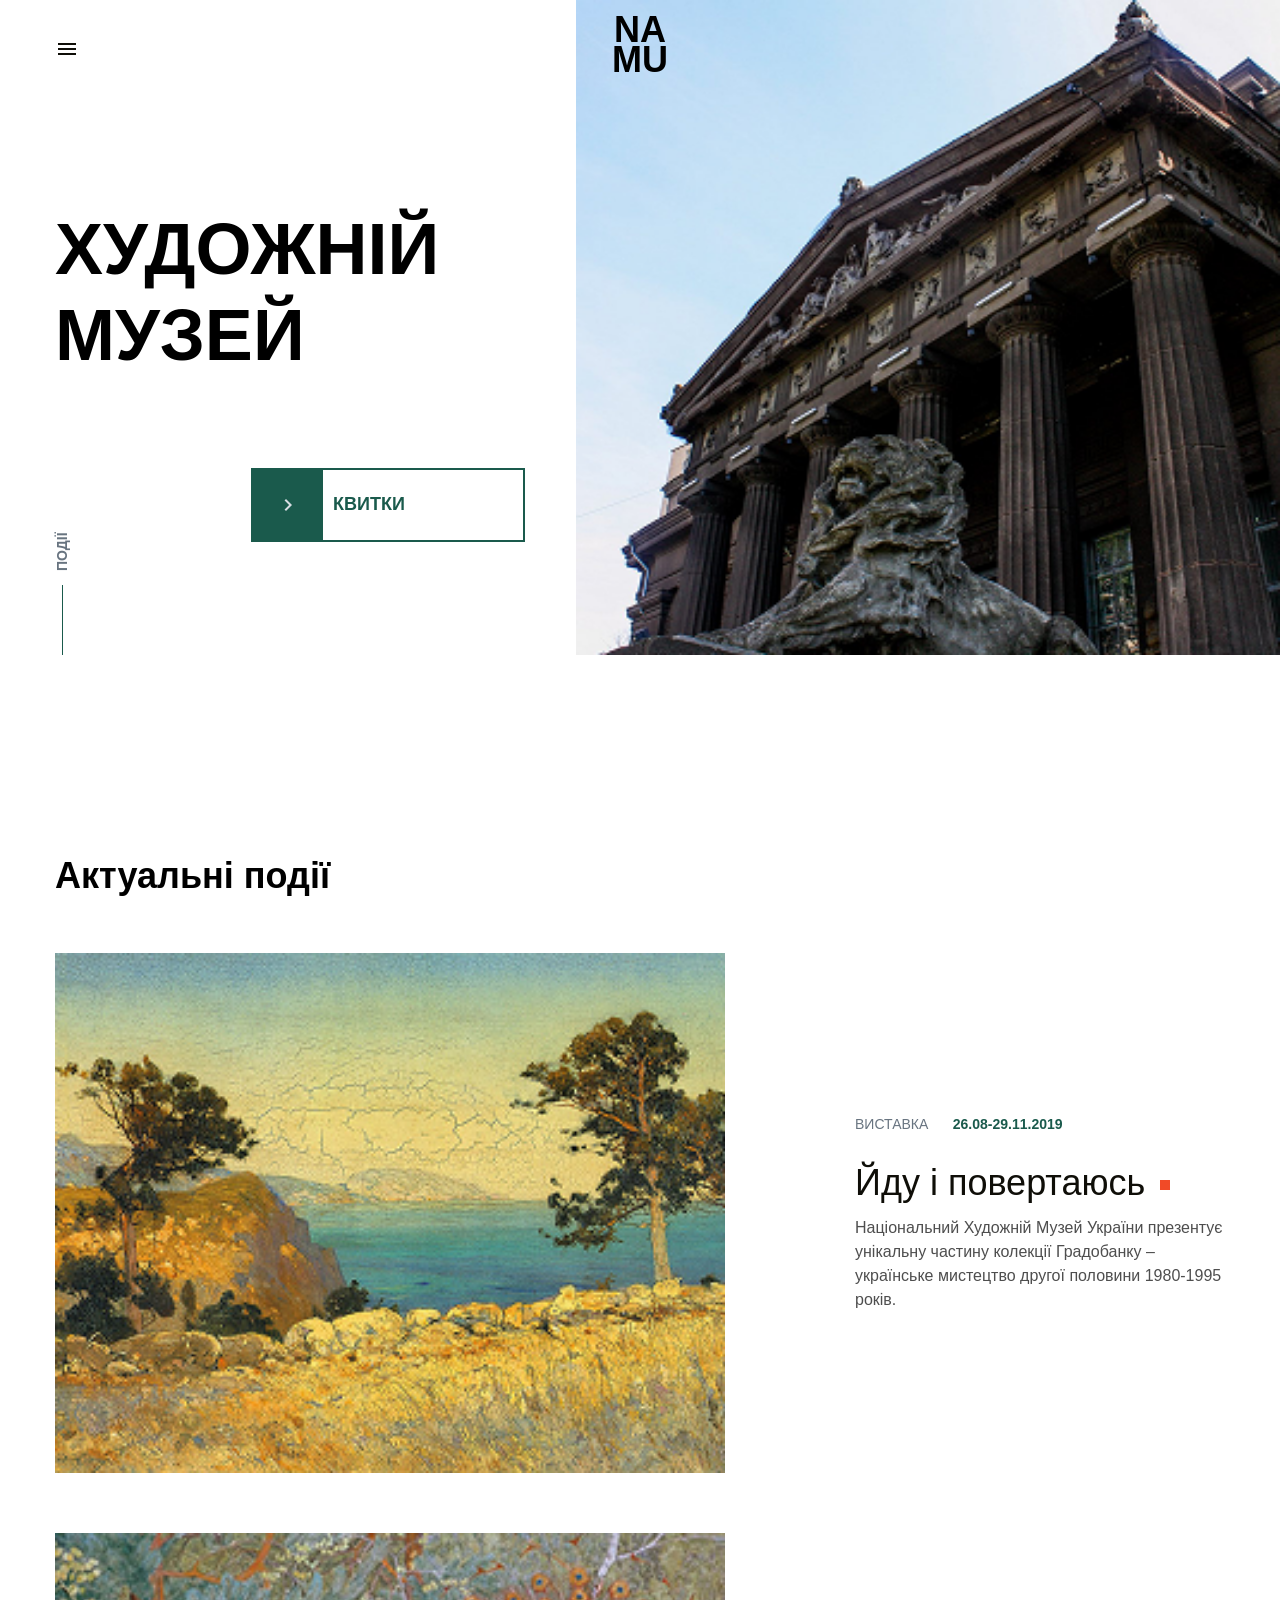
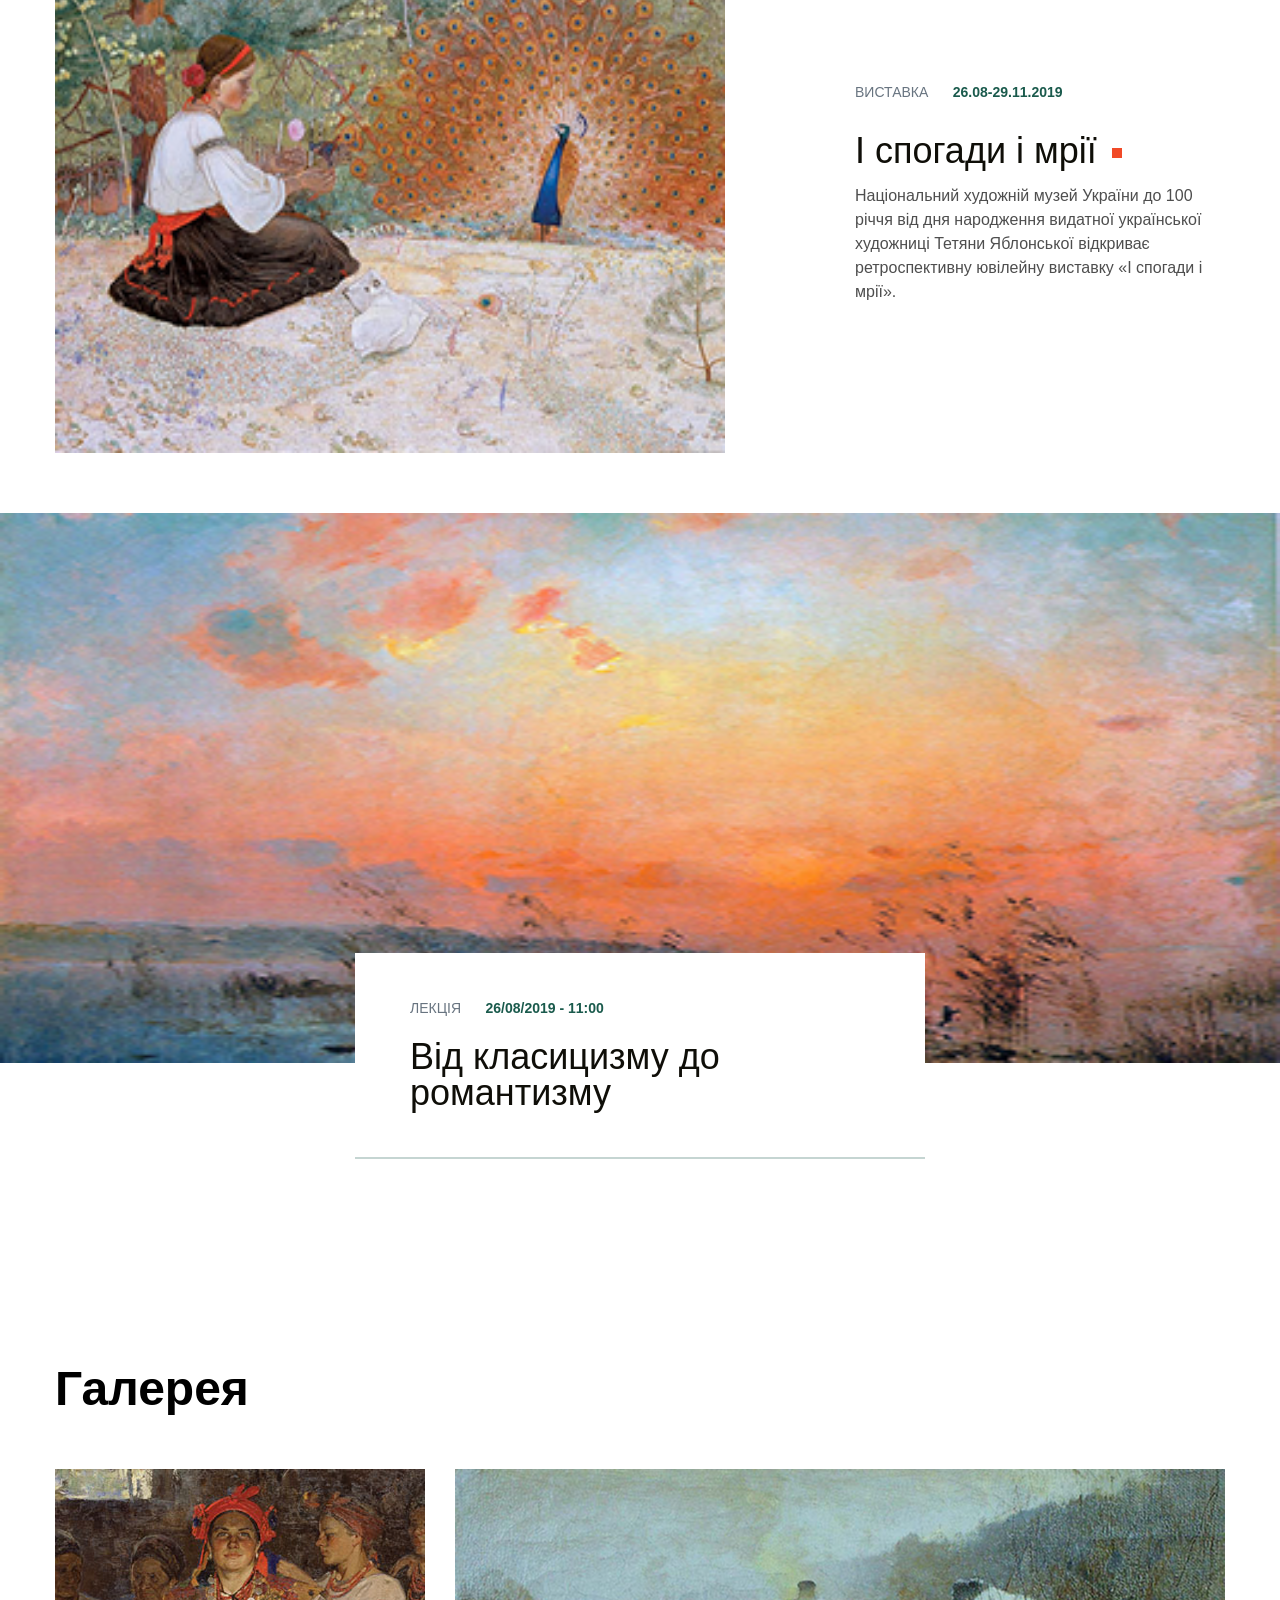
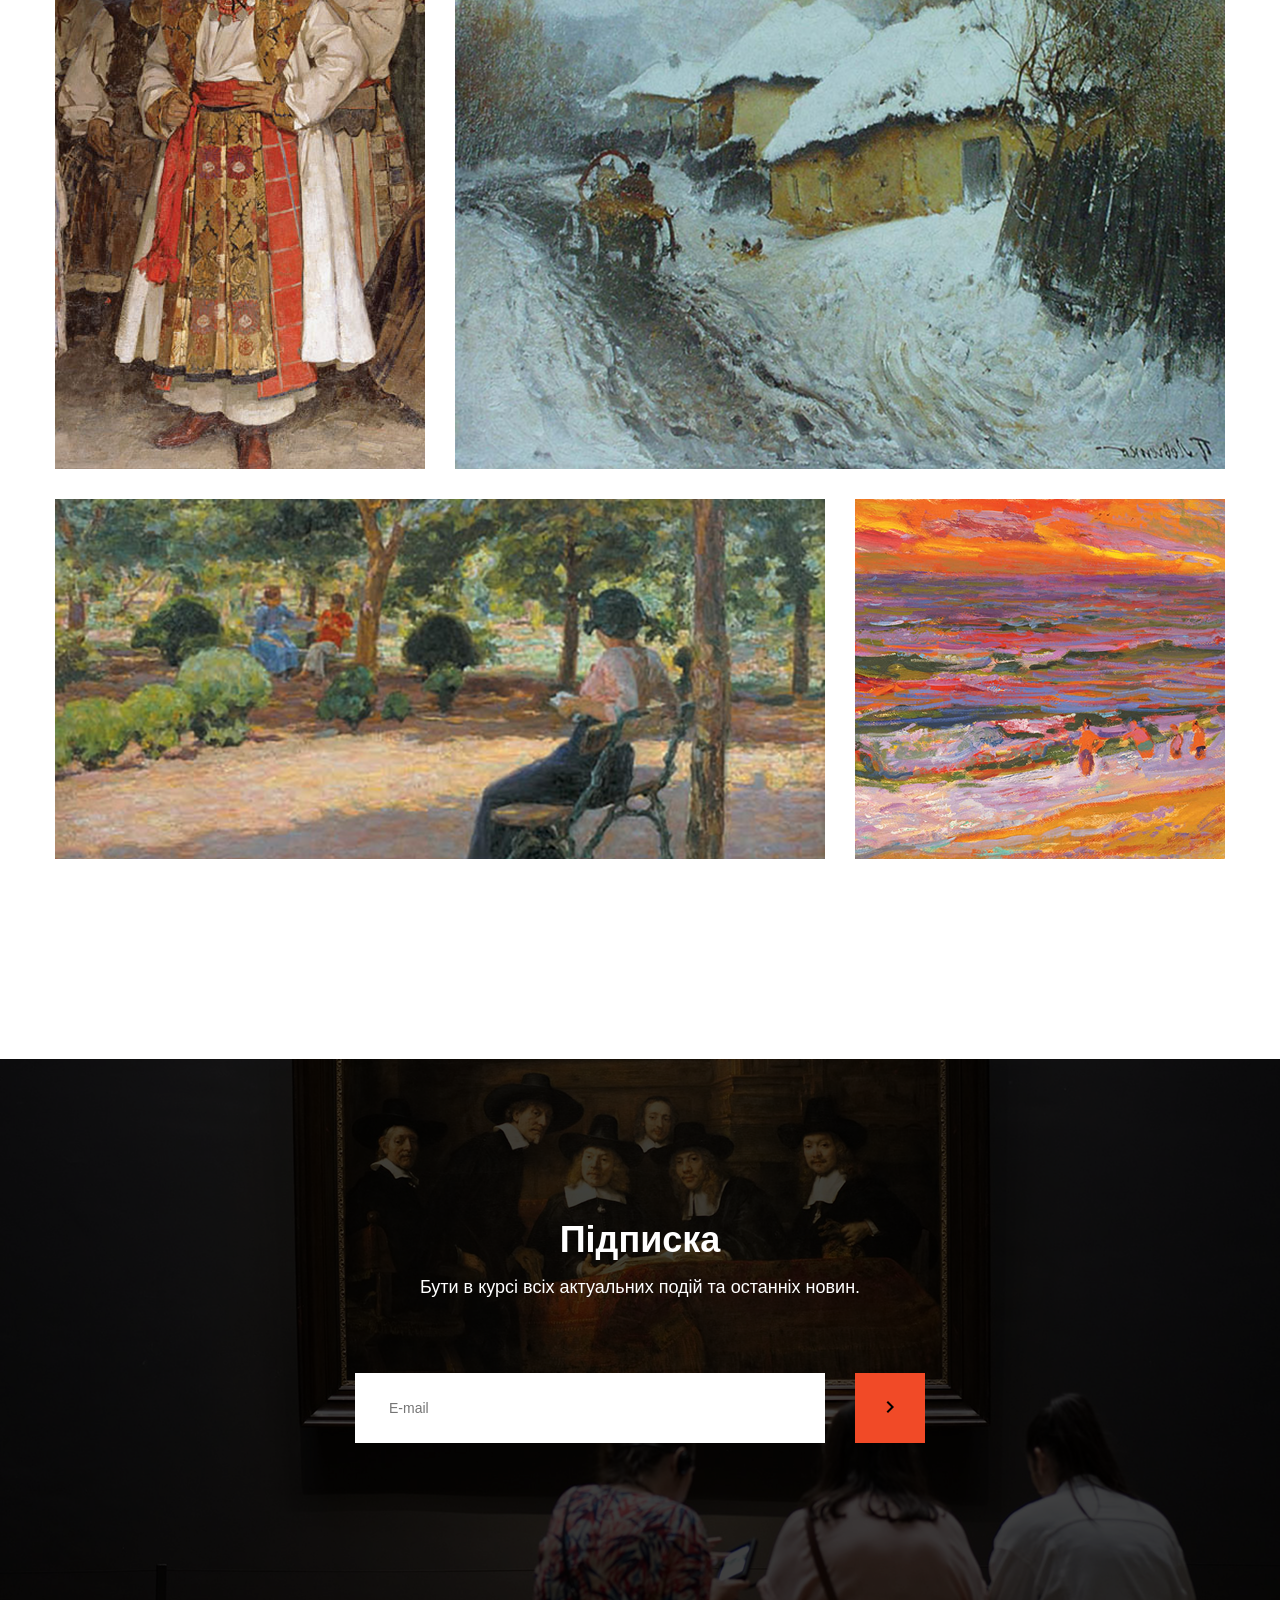
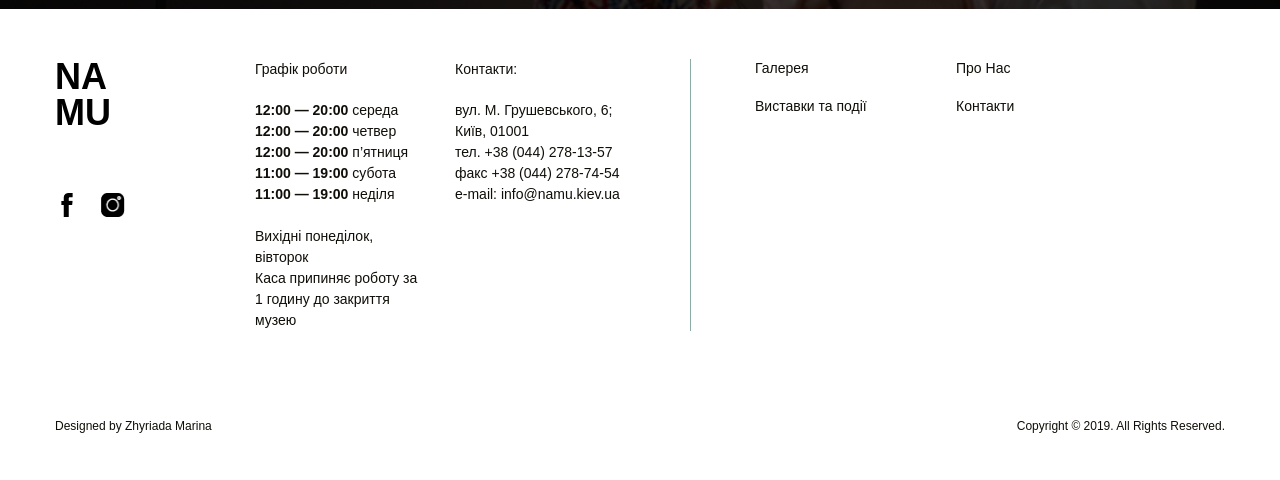
<file: index.html>
<!doctype html><html lang="en"><head><meta charset="utf-8"><meta name="viewport" content="width=device-width, initial-scale=1.0"><link rel="stylesheet" href="https://cdn.jsdelivr.net/npm/swiper@11/swiper-bundle.min.css"><link rel="stylesheet" href="Museum.49b09a08.css"><link rel="icon" href="Logo.54c3dc4e.png"><title>NA MU</title></head><body class="page">  <header class="header"> <div class="top-bar"> <a href="#menu" class="top-bar__icon"> <img src="icon-burder-menu.71e17b40.png" alt="menu"> </a> <p class="top-bar__logo"> NA <br> MU </p> <div></div> </div> <img src="phone-bg-header.9bbaf78f.png" alt="bgheader" class="header__bg"> <div class="header-bottom"> <h1 class="header-bottom__title">ХУДОЖНІЙ МУЗЕЙ</h1> <a class="header-bottom__button" href="tickets.html"> <span class="header-bottom__button-icon"> <img src="icon-arrow.ca9d52d6.png" alt="icon"> </span> <span class="header-bottom__button-text">КВИТКИ</span> </a> </div> <a href="#events" class="header__link"> <p class="header__link-title">ПОДІЇ</p> <div class="header__link-line"></div> </a> </header> <aside class="menu page__menu" id="menu"> <a href="#" class="menu__icon"> <img src="icon-close.6b43a6bb.png" alt="close"> </a> <div class="menu__top"> <ul class="menu__top__links"> <li> <a href="#gallery" class="link"> Галерея </a> </li> <li> <a href="#about-us" class="link"> Про Нас </a> </li> <li> <a href="#events" class="link"> Виставки та <br> події </a> </li> <li> <a href="#contacts" class="link"> Контакти </a> </li> </ul> </div> <div class="menu__bottom"> <div class="menu__bottom__line"></div> <div> <h5 class="menu__bottom__title">Графік роботи</h5> <h5 class="menu__bottom__summary"> <strong>12:00 — 20:00</strong> середа <br> <strong>12:00 — 20:00</strong> четвер <br> <strong>12:00 — 20:00</strong> п’ятниця <br> <strong>11:00 — 19:00</strong> субота <br> <strong>11:00 — 19:00</strong> неділя </h5> </div> <h5 class="menu__bottom__description"> <strong>Вихідні:</strong> понеділок, вівторок <br> Каса припиняє роботу за 1 годину до закриття музею </h5> </div> </aside> <div class="page__overlay"></div>  <main class="main">  <section class="events" id="events"> <h2 class="events__title">Актуальні події</h2> <div class="events__item"> <img src="events-1.fba7359d.png" alt="events-1" class="events__photo"> <div class="events__content"> <div class="events__info"> <span class="events__label">ВИСТАВКА</span> <span class="events__date">26.08-29.11.2019</span> </div> <h3 class="events__name"> Йду і повертаюсь <span class="events__icon"></span> </h3> <p class="events__description"> Національний Художній Музей України презентує унікальну частину колекції Градобанку – українське мистецтво другої половини 1980-1995 років. </p> </div> </div> <div class="events__item"> <img src="events-2.4f095e84.png" alt="events-2" class="events__photo"> <div class="events__content"> <div class="events__info"> <span class="events__label">ВИСТАВКА</span> <span class="events__date">26.08-29.11.2019</span> </div> <h3 class="events__name"> І спогади і мрії <span class="events__icon"></span> </h3> <p class="events__description"> Національний художній музей України до 100 річчя від дня народження видатної української художниці Тетяни Яблонської відкриває ретроспективну ювілейну виставку «І спогади і мрії». </p> </div> </div> <div class="events__item"> <img src="events-3.510c4018.png" alt="events-3" class="events__photo"> <div class="events__content"> <div class="events__info"> <span class="events__label">ЛЕКЦІЯ</span> <span class="events__date">26/08/2019 - 11:00</span> </div> <h3 class="events__name">Від класицизму до романтизму</h3> </div> </div> </section>   <section class="gallery" id="gallery"> <div class="gallery__container"> <h2 class="gallery__title">Галерея</h2> <div class="mySwiper swiper"> <div class="swiper-wrapper"> <div class="swiper-slide"> <img src="foto1.b04a7de3.png" alt="slide1"> </div> <div class="swiper-slide"> <img src="foto2.d286ad15.png" alt="slide2"> </div> <div class="swiper-slide"> <img src="foto3.659a39eb.jpg" alt="slide3"> </div> <div class="swiper-slide"> <img src="foto4.ed40b921.jpg" alt="slide4"> </div> </div> <div class="swiper-pagination"></div> </div> <script src="https://cdn.jsdelivr.net/npm/swiper@11/swiper-bundle.min.js"></script> <div class="gallery__desktop"> <img src="foto1-desktop.091f5574.png" alt="foto1" class="gallery__foto"> <img src="foto2-desktop.6cbe3d55.png" alt="foto2" class="gallery__foto"> <img src="foto3-desktop.1a896544.png" alt="foto3" class="gallery__foto"> <img src="foto4-desktop.ff04fefe.png" alt="foto4" class="gallery__foto"> </div> </div> </section>   <section class="about-us" id="about-us"> <div class="about-us__content"> <h2 class="about-us__title">Підписка</h2> <h3 class="about-us__description"> Бути в курсі всіх актуальних подій та останніх новин. </h3> <form class="about-us__form"> <input class="about-us__input" type="email" placeholder="E-mail"> <button type="submit" class="about-us__form-button"> <img src="icon-send.bee63c48.png" alt=">"> </button> </form> </div> </section>   <section class="contacts" id="contacts"> <div class="contacts__top"> <p class="contacts__logo"> NA <br> MU </p> <div class="contacts__icons"> <a href="https://www.facebook.com/namu.museum/?locale=uk_UA" target="_blank"> <img class="contacts__icon" src="icon-facebook.5c55608f.png" alt="facebook"> </a> <a href="https://www.instagram.com/namu.museum/" target="_blank"> <img class="contacts__icon" src="icon-instagram.f48cc13e.png" alt="instagram"> </a> </div> </div> <div class="contacts__block"> <p class="contacts__heading">Графік роботи</p> <p class="contacts__information"> <strong>12:00 — 20:00</strong> середа <br> <strong>12:00 — 20:00</strong> четвер <br> <strong>12:00 — 20:00</strong> п’ятниця <br> <strong>11:00 — 19:00</strong> субота <br> <strong>11:00 — 19:00</strong> неділя </p> <p class="contacts__description"> Вихідні понеділок, вівторок <br> Каса припиняє роботу за 1 годину до закриття музею </p> </div> <div class="block-right contacts__block"> <p class="contacts__heading">Контакти:</p> <p class="contacts__information"> <a href="https://maps.google.com/?q=вул. М. Грушевського, 6, Київ, 01001" target="_blank"> вул. М. Грушевського, 6; Київ, 01001 </a> </p> <p class="contacts__information"> <a href="tel:+380442781357">тел. +38 (044) 278-13-57</a> </p> <p class="contacts__information"> <a href="tel:+380442787454">факс +38 (044) 278-74-54</a> </p> <p class="contacts__information"> <a href="mailto:info@namu.kiev.ua">e-mail: info@namu.kiev.ua</a> </p> </div> <div class="contacts__bottom"> <div class="contacts__line"></div> <div class="contacts__menu"> <ul class="contacts__menu__links"> <li> <a href="#gallery" class="link"> Галерея </a> </li> <li> <a href="#about-us" class="link"> Про Нас </a> </li> <li> <a href="#events" class="link"> Виставки та події </a> </li> <li> <a href="#contacts" class="link"> Контакти </a> </li> </ul> </div> </div> </section>  </main> <footer class="footer"> <div class="footer__container"> <p class="footer__text">Designed by Zhyriada Marina</p> <p class="footer__text">Copyright © 2019. All Rights Reserved.</p> </div> </footer> <button class="ToTop"></button> <script src="Museum.a1e2a4bb.js"></script> </body></html>
</file>
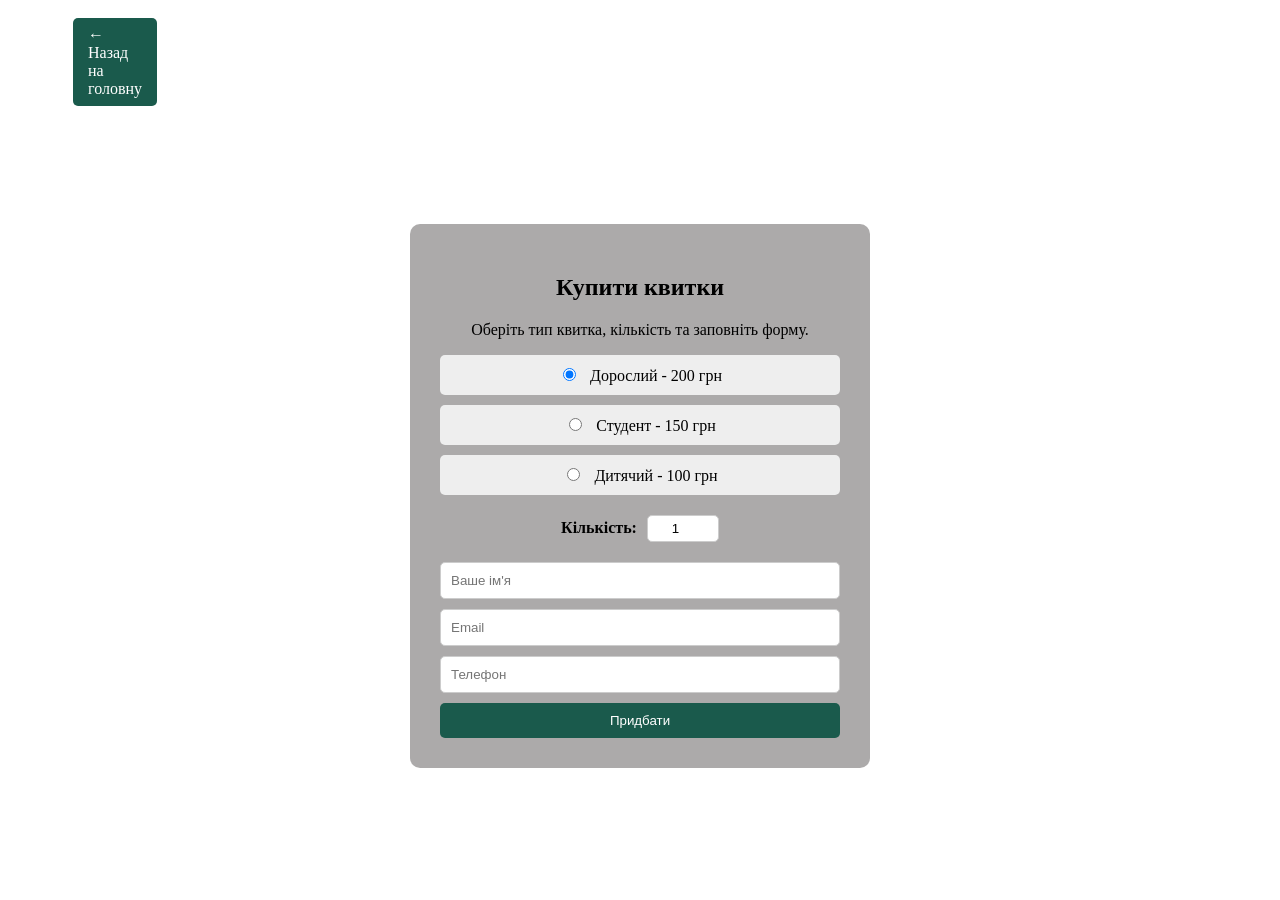
<file: tickets.html>
<!doctype html><html lang="en"><head><meta charset="utf-8"><meta name="viewport" content="width=device-width, initial-scale=1.0"><link rel="stylesheet" href="Museum.49b09a08.css"><link rel="icon" href="Logo.54c3dc4e.png"><title>NA MU</title></head><body> <header class="header"> <nav class="nav"> <a href="index.html" class="back-button"> ← Назад на головну </a> </nav> </header> <main class="tickets"> <section class="tickets__container"> <h1 class="ticket__title">Купити квитки</h1> <p class="ticket__description"> Оберіть тип квитка, кількість та заповніть форму. </p> <div class="tickets__options"> <label class="ticket__label"> <input type="radio" name="ticket" value="adult" class="ticket__input" checked> Дорослий - 200 грн </label> <label class="ticket__label"> <input type="radio" name="ticket" value="student" class="ticket__input"> Студент - 150 грн </label> <label class="ticket__label"> <input type="radio" name="ticket" value="child" class="ticket__input"> Дитячий - 100 грн </label> </div> <div class="tickets__quantity"> <label for="quantity" class="quantity__label"> Кількість: </label> <input type="number" id="quantity" class="quantity__input" min="1" value="1"> </div> <form class="tickets__form"> <input type="text" placeholder="Ваше ім'я" class="form__input" required> <input type="email" placeholder="Email" class="form__input" required> <input type="tel" placeholder="Телефон" class="form__input" required> <button type="submit" class="form__button"> Придбати </button> </form> </section> </main> </body></html>
</file>
<file: Museum.49b09a08.css>
@font-face{font-family:Roboto,Arial,Helvetica,sans-serif;font-weight:400;font-style:normal;src:url(Roboto-Regular-webfont.55e67705.woff)format("woff")}.page{scroll-behavior:smooth;min-width:320px;margin:0 auto;font-family:Montserrat,sans-serif;font-weight:700}.page:has(.page__menu:target){overflow:hidden}.page__overlay{z-index:5;visibility:hidden;opacity:0;background:#18181a80;width:100%;height:100%;transition:opacity .3s ease-in-out;position:fixed;top:0;left:0}.page__menu{pointer-events:none;z-index:10;opacity:0;background-color:#1a5a4c;width:100%;height:399px;transition:all .3s;position:absolute;top:0;transform:translateY(-100%)}@media (width>=768px){.page__menu{height:225px}}@media (width>=1280px){.page__menu{height:233px}}.page__menu:target{pointer-events:all;opacity:1;transform:translateY(0)}.page__menu:target~.page__overlay{visibility:visible;opacity:1}.scroll-to-top-btn{cursor:pointer;color:#fff;visibility:hidden;opacity:0;background:#1a5a4c;border:none;border-radius:50%;width:50px;height:50px;font-size:24px;transition:opacity .3s,visibility .3s;position:fixed;bottom:20px;right:20px}.page:has(:not(:root)) .scroll-to-top-btn{visibility:visible;opacity:1}.header{box-sizing:border-box;flex-direction:column;width:100%;max-width:1400px;margin:0 auto;display:flex}@media (width>=768px){.header{grid-template-columns:repeat(6,1fr);gap:30px;width:auto;padding-inline:20px;display:grid}}@media (width>=768px) and (width>=768px){.header{padding-inline:39px}}@media (width>=768px) and (width>=1280px){.header{padding-inline:55px}}@media (width>=1280px){.header{grid-template-columns:repeat(12,1fr);position:relative}}.header__bg{width:100%;min-height:300px}@media (width>=768px){.header__bg{grid-column:4/-1;width:50vw;height:384px;margin-left:auto;margin-right:-39px}}@media (width>=1280px){.header__bg{grid-column:6/-1;width:55vw;max-width:750px;height:655px;margin-right:-55px}}.header-bottom{padding-inline:20px}@media (width>=768px){.header-bottom{padding-inline:39px}}@media (width>=1280px){.header-bottom{padding-inline:55px}}@media (width>=768px){.header-bottom{grid-area:1/1/auto/4;padding-inline:0}}@media (width>=1280px){.header-bottom{grid-column:1/6;position:relative}}.header-bottom__title{text-align:center;margin:20px 0;font-size:45px;font-weight:700;line-height:100%;position:relative}@media (width>=768px){.header-bottom__title{text-align:left;margin:127px 0 38px;font-size:54px;line-height:120%}}@media (width>=1280px){.header-bottom__title{margin:206px 0 0;font-size:72px}}.header-bottom__button{cursor:pointer;color:#1a5a4c;background-color:#fff;border:2px solid #1a5a4c;justify-content:left;align-items:center;width:100%;height:50px;font-size:18px;font-weight:700;text-decoration:none;transition:transform .2s;display:flex;position:relative;overflow:hidden}@media (width>=768px){.header-bottom__button{width:270px;height:70px}}@media (width>=1280px){.header-bottom__button{margin-top:89px;position:absolute;right:0}}.header-bottom__button:hover{transform:scale(1.05)}.header-bottom__button-icon{color:#fff;background-color:#1a5a4c;justify-content:center;align-items:center;width:50px;height:100%;font-size:22px;font-weight:700;transition:width .4s,opacity .2s .2s;display:flex;position:absolute;left:0}@media (width>=768px){.header-bottom__button-icon{width:70px}}.header-bottom__button-icon .img{width:24px;height:24px;display:block}.header-bottom__button-text{padding-left:60px;transition:opacity .4s .2s}@media (width>=768px){.header-bottom__button-text{padding-left:80px}}.header-bottom__button:focus{color:#fff;background-color:#1a5a4c}.header-bottom__button:focus .button-icon{opacity:0;width:100%}.header__link{display:none}@media (width>=1280px){.header__link{column-gap:20px;align-items:left;flex-direction:column;text-decoration:none;display:flex;position:absolute;bottom:0;left:62px}}.header__link-title{transform-origin:0;color:#687480;letter-spacing:0%;margin:0;font-size:14px;font-weight:700;line-height:100%;transform:translateY(-50%)rotate(-90deg)}.header__link-line{background-color:#1a5a4c;width:1px;height:70px}.top-bar{box-sizing:border-box;justify-content:space-between;align-items:center;padding:10px 20px;display:flex;position:absolute;left:0;right:0}@media (width>=768px){.top-bar{grid-template-columns:repeat(6,1fr);gap:30px;padding:15px 39px;display:grid}}@media (width>=1280px){.top-bar{grid-template-columns:repeat(12,1fr);padding-inline:55px}.top-bar__icon{z-index:1}}.top-bar__logo{margin:0;font-size:30px;font-weight:700;line-height:30px}@media (width>=768px){.top-bar__logo{text-align:center;grid-column:4/6;height:72px;font-size:36px}}@media (width>=1280px){.top-bar__logo{grid-column:6/8}}.events{margin-top:70px;padding-inline:20px}@media (width>=768px){.events{padding-inline:39px}}@media (width>=1280px){.events{padding-inline:55px}}@media (width>=768px){.events{margin-top:88px}}@media (width>=1280px){.events{margin-top:200px}}.events__title{text-align:center;max-width:1400px;margin:0 auto;padding:0 0 40px;font-size:36px}@media (width>=768px){.events__title{text-align:left;margin-bottom:48px}}@media (width>=1280px){.events__title{margin-bottom:56px;padding:0}}.events__photo{width:100%;margin:0;transition:transform .3s ease-in-out}@media (width>=1280px){.events__photo{width:670px;height:520px}}.events__photo:hover{cursor:pointer;transform:scale(1.05)}.events__content{margin-top:16px}@media (width>=768px){.events__content{margin-top:40px}}@media (width>=1280px){.events__content{margin-top:0;margin-left:130px}}.events__info{justify-content:space-between;align-items:center;display:flex}@media (width>=768px){.events__info{display:block}}.events__name{color:#0f0e08;letter-spacing:0%;margin:10px 0;font-size:28px;font-weight:400;line-height:100%}@media (width>=768px){.events__name{margin:30px 0 15px;font-size:36px}}.events__item{box-sizing:border-box;max-width:1400px;margin:0 auto 60px}@media (width>=1280px){.events__item{align-items:center;display:flex}}.events__item:last-child{max-width:none;position:relative}.events__item:last-child .events__photo{width:100vw;margin:0 -20px;display:block}@media (width>=768px){.events__item:last-child .events__photo{width:100%;margin:0}}@media (width>=1280px){.events__item:last-child .events__photo{width:100vw;min-height:550px;margin:0 -55px}}.events__item:last-child .events__photo:hover{transform:none}.events__item:last-child .events__content{box-sizing:border-box;background-color:#fff;width:100%;height:140px;margin:0;padding:20px 0;position:absolute;bottom:-83px;left:50%;transform:translate(-50%);box-shadow:0 2px #1a5a4c40}@media (width>=768px){.events__item:last-child .events__content{width:570px;height:204px;padding:45px 55px 50px;bottom:-120px}}@media (width>=1280px){.events__item:last-child .events__content{margin-bottom:56px;bottom:-150px}}.events__item:last-child .events__info{margin-inline:20px}@media (width>=768px){.events__item:last-child .events__info{margin:0}}.events__item:last-child .events__name{text-align:center;margin:20px 0 0}@media (width>=768px){.events__item:last-child .events__name{text-align:left;font-size:36px}}.events__label{color:#687480;letter-spacing:0%;font-size:16px;font-weight:500;line-height:100%}@media (width>=768px){.events__label{margin:0;margin-right:20px;font-size:14px}}.events__date{color:#1a5a4c;letter-spacing:0%;font-size:16px;font-weight:700;line-height:150%}@media (width>=768px){.events__date{font-size:14px}}.events__icon{vertical-align:middle;background-color:#f14a27;width:10px;height:10px;margin-left:5px;display:inline-block}.events__description{color:#4e4e4e;letter-spacing:0%;margin:0;font-size:16px;font-weight:300;line-height:150%}.menu{padding-top:27px}@media (width>=768px){.menu{box-sizing:border-box;padding-top:40px;padding-bottom:40px;padding-inline:20px;display:flex}}@media (width>=768px) and (width>=768px){.menu{padding-inline:39px}}@media (width>=768px) and (width>=1280px){.menu{padding-inline:55px}}@media (width>=1280px){.menu{padding-bottom:48px}}.menu__icon{margin-left:20px;position:absolute}@media (width>=768px){.menu__icon{margin:0}}.menu__top{margin:0 27px 0 72px}@media (width>=768px){.menu__top{white-space:nowrap;margin:0 0 0 62px}}@media (width>=1280px){.menu__top{margin-left:126px}}.menu__top__links{grid-template-columns:auto auto;row-gap:24px;margin:0 0 24px;padding:0;list-style-type:none;display:grid}@media (width>=768px){.menu__top__links{column-gap:20px;margin:0}}@media (width>=1280px){.menu__top__links{gap:30px}}.menu__top__links .link{color:#fff;letter-spacing:0%;font-size:16px;font-weight:500;line-height:16px;text-decoration:none}@media (width>=768px){.menu__top__links .link{line-height:100%}}@media (width>=1280px){.menu__top__links .link{min-width:168px;font-size:22px;line-height:100%;display:block}}.menu__bottom{color:#fff;letter-spacing:0%;padding-inline:20px;font-size:14px;line-height:21px}@media (width>=768px){.menu__bottom{padding-inline:39px}}@media (width>=1280px){.menu__bottom{padding-inline:55px}}@media (width>=768px){.menu__bottom{padding-inline:0;display:flex}}.menu__bottom__line{background-color:#ffffff80;width:100%;height:1px}@media (width>=768px){.menu__bottom__line{width:1px;height:100%;margin-inline:38px}}@media (width>=1280px){.menu__bottom__line{margin-inline:102px}}.menu__bottom__title{margin-top:24px;font-weight:400}@media (width>=768px){.menu__bottom__title{margin:0}}.menu__bottom__summary{margin-top:20px;font-weight:400}@media (width>=768px){.menu__bottom__summary{white-space:nowrap;min-width:170px}}.menu__bottom__description{font-weight:400}@media (width>=768px){.menu__bottom__description{flex-direction:column;justify-content:flex-end;height:100%;margin:0 0 0 26px;display:flex}}@media (width>=1280px){.menu__bottom__description{margin-left:30px;padding-right:100px}}.gallery{min-width:0;height:100%;margin:183px 0 100px;position:relative}.gallery__container{box-sizing:border-box;max-width:1400px;margin:0 auto;padding-inline:20px}@media (width>=768px){.gallery__container{padding-inline:39px}}@media (width>=1280px){.gallery__container{padding-inline:55px}}@media (width>=768px){.gallery{margin:208px 0 92px}}@media (width>=1280px){.gallery{margin:302px 0 200px}}.gallery__title{text-align:center;letter-spacing:0%;margin:0 0 40px;font-size:36px;font-weight:700;line-height:100%}@media (width>=768px){.gallery__title{text-align:left;margin:0 0 48px;font-size:48px}}@media (width>=1280px){.gallery__title{margin:0 0 56px}}.gallery__desktop{grid-template-columns:repeat(12,fr);gap:30px;display:none}@media (width>=1280px){.gallery__desktop{display:grid}}.gallery__foto{width:100%;height:100%;transition:transform .3s ease-in-out}.gallery__foto:hover{cursor:pointer;transform:scale(1.05)}.gallery__foto:first-child{grid-column:1/5}.gallery__foto:nth-child(2){grid-column:5/12}.gallery__foto:nth-child(3){grid-column:1/8}.gallery__foto:nth-child(4){grid-column:8/12}.swiper{z-index:5;flex-direction:column;display:flex}.swiper-pagination{margin-top:20px;position:static!important}@media (width>=1280px){.swiper{display:none}}.swiper-slide{text-align:center;background:#fff;justify-content:center;align-items:center;font-size:18px;display:flex}.swiper-slide img{object-fit:cover;width:100%;height:auto;transition:transform .3s ease-in-out;display:block}.swiper-slide img:hover{cursor:pointer;transform:scale(1.05)}@media (width>=1280px){.swiper-slide img{width:auto;height:600px}}.about-us{box-sizing:border-box;padding-inline:20px;background-image:url(phone-bg-about-us.e2193fe8.png);background-size:cover;justify-content:center;width:100%;height:386px;padding-top:88px;display:flex}@media (width>=768px){.about-us{padding-inline:39px}}@media (width>=1280px){.about-us{padding-inline:55px}}@media (width>=768px){.about-us{background-image:url(tablet-bg-about-us.1aff8572.png);height:380px;padding-top:82px}}@media (width>=1280px){.about-us{background-image:url(desktop-bg-about-us.808cc0be.png);height:550px;padding-top:163px}}@media (width>=768px){.about-us__content{width:460px}}@media (width>=1280px){.about-us__content{width:570px}}.about-us__title{color:#fff;text-align:center;letter-spacing:0%;margin:0;font-size:36px;font-weight:700;line-height:100%}.about-us__description{color:#fff;text-align:center;letter-spacing:0%;margin:0;padding:20px 0 50px;font-size:18px;font-weight:400;line-height:150%}@media (width>=768px){.about-us__description{padding:16px 0 64px}}@media (width>=1280px){.about-us__description{padding-bottom:72px}}.about-us__form{width:100%;height:50px;display:flex}@media (width>=768px){.about-us__form{height:70px}}.about-us__input{color:#687480;letter-spacing:0%;border:none;outline:none;flex-grow:1;padding-left:34px;font-size:14px;font-weight:400;line-height:100%}.about-us__form-button{text-align:center;background-color:#f14a27;border:none;width:50px;padding:13px}@media (width>=768px){.about-us__form-button{width:70px;margin-left:16px}}@media (width>=1280px){.about-us__form-button{margin-left:30px}}.contacts{box-sizing:border-box;grid-template-columns:1fr 1fr;column-gap:20px;max-width:1400px;margin:50px auto 0;padding-inline:20px;display:grid}@media (width>=768px){.contacts{padding-inline:39px}}@media (width>=1280px){.contacts{padding-inline:55px}}@media (width>=768px){.contacts{grid-template-columns:repeat(6,1fr);column-gap:30px}}@media (width>=1280px){.contacts{grid-template-columns:repeat(12,1fr);column-gap:30px}}.contacts__top{grid-column:1/-1;justify-content:space-between;margin:0;display:flex}@media (width>=768px){.contacts__top{grid-column:1/2;display:block}}@media (width>=1280px){.contacts__top{grid-column:1/2}}.contacts__logo{letter-spacing:0%;margin:0;font-size:36px;font-weight:700;line-height:100%}.contacts__icons{gap:10px;margin-top:24px;display:flex}@media (width>=768px){.contacts__icons{gap:32px;margin-top:62px}}@media (width>=1280px){.contacts__icons{gap:22px}}.contacts__icon{width:24px;height:24px}.contacts__block{color:#0f0e08;min-width:130px;letter-spacing:0%;font-size:14px;font-weight:400;line-height:150%}@media (width>=768px){.contacts__block{grid-column:2/4}}@media (width>=1280px){.contacts__block{grid-column:3/5}}@media (width>=768px){.contacts .block-right{grid-column:4/6}}@media (width>=1280px){.contacts .block-right{grid-column:5/7}}.contacts__heading{margin:40px 0 20px}@media (width>=768px){.contacts__heading{margin-top:0}}@media (width>=1280px){.contacts__heading{grid-column:5/7}}.contacts__information{margin:0}.contacts__information a{cursor:pointer;color:#0f0e08;margin:0;text-decoration:none}.contacts__description{margin:0;padding-top:21px}.contacts__bottom{grid-column:1/-1}@media (width>=768px){.contacts__bottom{grid-column:2/6}}@media (width>=1280px){.contacts__bottom{grid-column:7/12;grid-template-columns:repeat(5,1fr);column-gap:30px;display:grid}}.contacts__line{background:#1a5a4c80;width:100%;height:1px;margin:70px 0 40px}@media (width>=768px){.contacts__line{margin:64px 0}}@media (width>=1280px){.contacts__line{grid-column:1;justify-self:center;width:1px;height:100%;margin:0}.contacts__menu{grid-column:2/-1}}.contacts__menu__links{grid-template-columns:auto auto;row-gap:20px;margin:0;padding:0;list-style-type:none;display:grid}@media (width>=768px){.contacts__menu__links{grid-template-columns:repeat(2,1fr);column-gap:34px}}@media (width>=1280px){.contacts__menu__links{grid-template-columns:repeat(2,1fr);column-gap:32px}}.contacts__menu__links .link{color:#0f0e08;letter-spacing:0%;font-size:14px;font-weight:400;line-height:100%;text-decoration:none}.footer{box-sizing:border-box;max-width:1400px;margin:0 auto}.footer__container{margin:80px 0 36px}@media (width>=768px){.footer__container{justify-content:space-between;margin:120px 0 36px;padding-inline:20px;display:flex}}@media (width>=768px) and (width>=768px){.footer__container{padding-inline:39px}}@media (width>=768px) and (width>=1280px){.footer__container{padding-inline:55px}}@media (width>=1280px){.footer__container{margin:87px 0 35px;padding-inline:20px}}@media (width>=1280px) and (width>=768px){.footer__container{padding-inline:39px}}@media (width>=1280px) and (width>=1280px){.footer__container{padding-inline:55px}}.footer__text{color:#0f0e08;text-align:center;letter-spacing:0%;margin:0;font-size:12px;font-weight:300;line-height:141%}.footer__text:first-of-type{margin-bottom:10px}.ToTop{cursor:pointer;z-index:10;background-color:#fff;background-image:url(icon-top-arrow.35787f34.png);background-position:50%;background-repeat:no-repeat;background-size:12px cover;border:1px solid #1a5a4c;border-radius:50%;width:50px;height:50px;transition:all .5s;display:none;position:fixed;bottom:25px;right:25px}.ToTop:hover{transform:scale(1.05)}.tickets{background:#fff;justify-content:center;align-items:center;min-height:80vh;padding:20px;display:flex}.tickets__container{text-align:center;background:#acaaaa;border-radius:10px;width:400px;padding:30px}.tickets__title{margin-bottom:10px;font-size:24px}.tickets__description{color:#1f1f1f;margin-bottom:20px}.tickets__options{flex-direction:column;gap:10px;margin-bottom:20px;display:flex}.tickets__options .ticket__label{cursor:pointer;background:#eee;border-radius:5px;padding:10px;transition:all .3s}.tickets__options .ticket__label:hover{background:#ddd}.tickets__options .ticket__label .ticket__input{margin-right:10px}.tickets__quantity{justify-content:center;align-items:center;gap:10px;margin-bottom:20px;display:flex}.tickets__quantity .quantity__label{font-weight:700}.tickets__quantity .quantity__input{text-align:center;border:1px solid #ccc;border-radius:5px;width:60px;padding:5px}.tickets__form{flex-direction:column;gap:10px;display:flex}.tickets__form .form__input{border:1px solid #ccc;border-radius:5px;padding:10px}.tickets__form .form__button{cursor:pointer;color:#fff;background:#1a5a4c;border:none;border-radius:5px;padding:10px;transition:all .3s}.tickets__form .form__button:hover{background:#1a5a4c}.back-button{color:#fff;background:#1a5a4c;border-radius:5px;margin:10px;padding:8px 15px;text-decoration:none;transition:all .3s;display:inline-block}.back-button:hover{background:#1a5a4c}
/*# sourceMappingURL=Museum.49b09a08.css.map */
</file>
